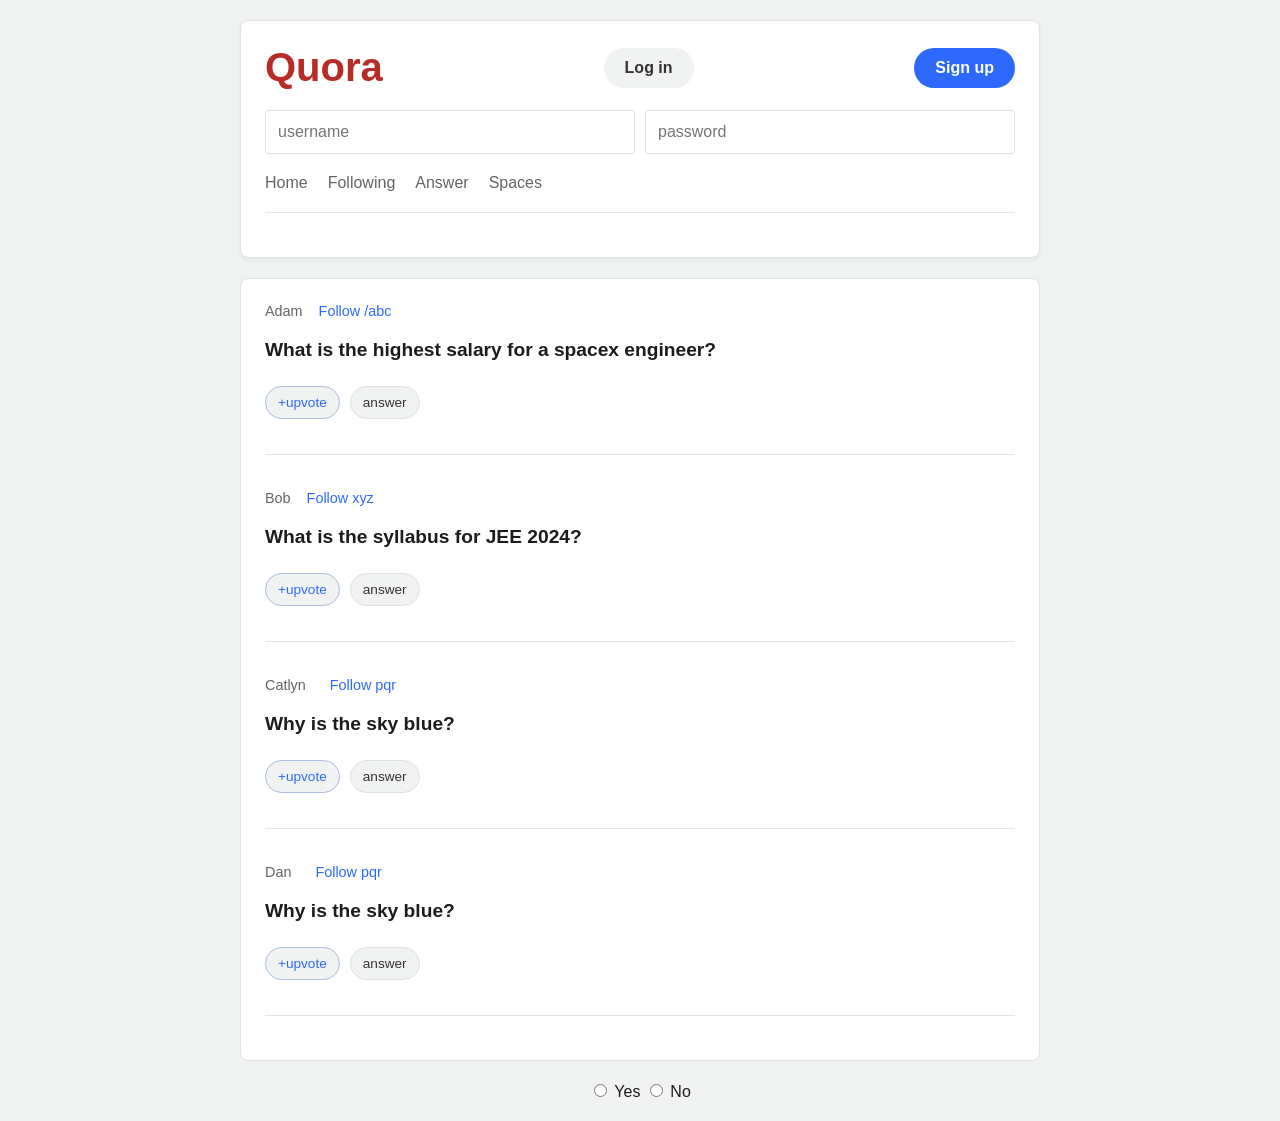
<file: index.html>
<!DOCTYPE html>
<html lang="en">
<head>
    <meta charset="UTF-8">
    <meta name="viewport" content="width=device-width, initial-scale=1.0">
    <title>Document</title>
    <link rel="stylesheet" href="styles.css">
</head>
<body>
    <header>
        <h1>Quora 
            <button id="login">Log in</button>
            <button id="signup">Sign up</button>
        </h1>
        <div>
            <input type="text" placeholder="username">
            <input type="password" placeholder="password">
        </div>
        <nav>
            <ul>
                <li><a href="/home">Home</a></li>
                <li><a href="/following">Following</a></li>
                <li><a href="/answer">Answer</a></li>
                <li><a href="/spaces">Spaces</a></li>
            </ul>
        </nav>
        <hr>
    </header>
    <main>
        <p>
        Adam &nbsp;&nbsp;
        <a class="follow" href="/adam">Follow /abc</a></span>
        </p>
        <h3>What is the highest salary for a spacex engineer?</h3>
        <span>
            <button class="upvote">+upvote</button>
            <button>answer</button>
        </span>
        <hr />

        <p>
        Bob &nbsp;&nbsp;
        <a class="follow" href="/bob">Follow xyz</a>
        </p>
        <h3>What is the syllabus for JEE 2024?</h3>
        <span>
            <button class="upvote">+upvote</button>
            <button>answer</button>
        </span>
        <hr />

        <p>
        Catlyn &nbsp;&nbsp;&nbsp;&nbsp;
        <a class="follow" href="/catlyn">Follow pqr</a>
        </p>
        <h3>Why is the sky blue?</h3>
        <span>
            <button class="upvote">+upvote</button>
            <button>answer</button>
        </span>
        <hr />

        <p>
            Dan &nbsp;&nbsp;&nbsp;&nbsp;
            <a class="follow" href="/dan">Follow pqr</a>
            </p>
            <h3>Why is the sky blue?</h3>
            <span>
                <button class="upvote">+upvote</button>
                <button>answer</button>
            </span>
            <hr />
    </main>
    <div>
        <input type="radio" id="yes" name="agreement">
        <label for="yes">Yes</label>
        <input type="radio" id="no" name="agreement">
        <label for="no">No</label>
    </div>
</body>
</html>
</file>
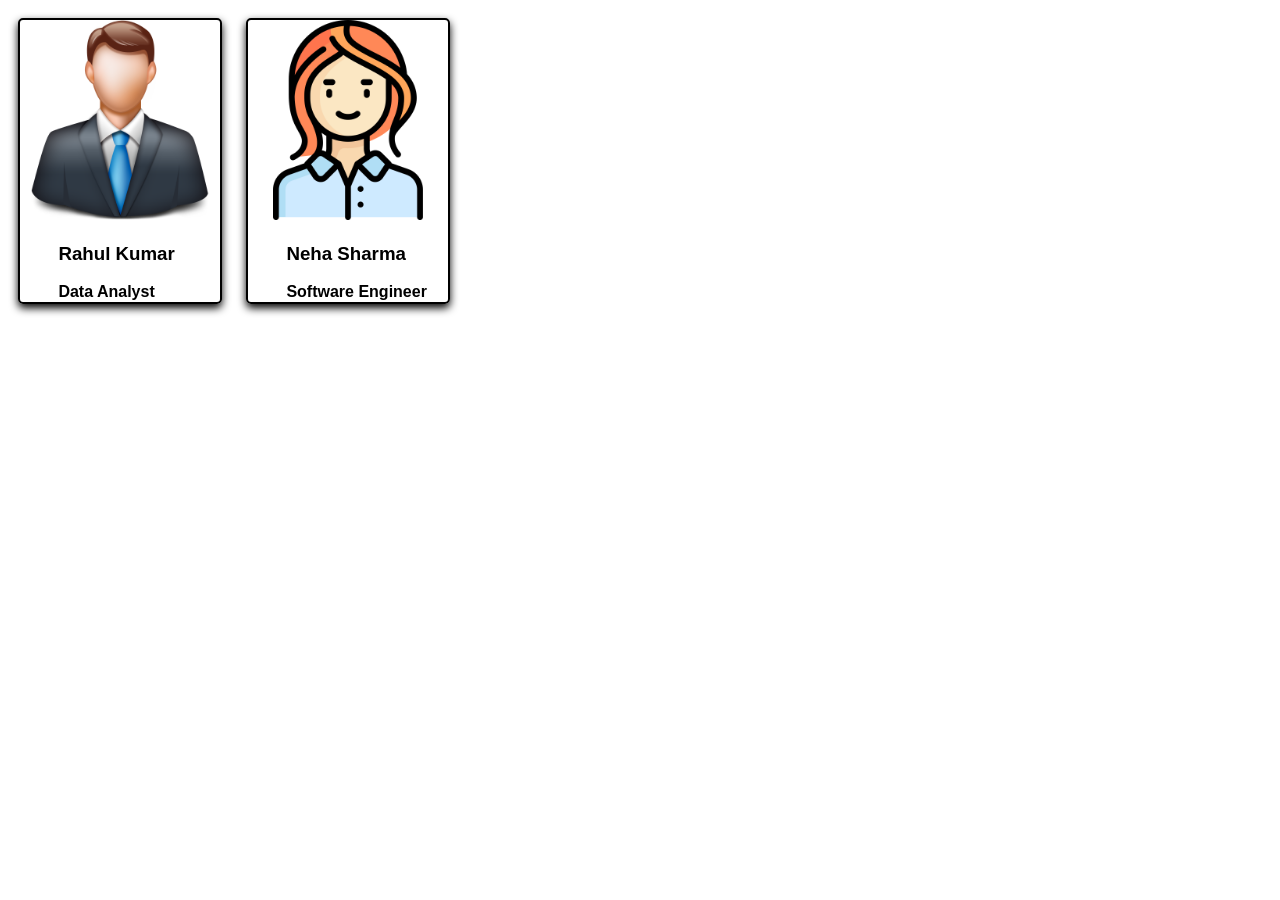
<file: index2.html>
<!DOCTYPE html>
<html lang="en">
<head>
    <meta charset="UTF-8">
    <meta name="viewport" content="width=device-width, initial-scale=1.0">
    <title>Document</title>
    <link rel="stylesheet" href="styles2.css">
</head>
<body>
  
 <div class="card">
    <img src="man.webp" alt="man" />
    <div class="desc">
        <h3>Rahul Kumar</h3>
        <p>Data Analyst</p>
    </div>
 </div>


   <div class="card">
    <img src="woman.png" alt="Woman"/>
    <div class="desc">
        <h3>Neha Sharma</h3>
        <p>Software Engineer</p>
    </div>
   </div>

</body>
</html>
</file>
<file: styles.css>
/* General Body Styles */
body {
    font-family: -apple-system, BlinkMacSystemFont, 'Segoe UI', Roboto, Helvetica, Arial, sans-serif;
    background-color: #f1f2f2;
    color: #1c1c1c;
    margin: 0;
    display: flex;
    flex-direction: column;
    align-items: center;
    padding: 20px;
}

/* Container for the main content */
header, main {
    width: 100%;
    max-width: 800px;
    background-color: #ffffff;
    border: 1px solid #dee2e6;
    border-radius: 8px;
    padding: 24px;
    box-sizing: border-box;
}

/* Header Styles */
header {
    margin-bottom: 20px;
    box-shadow: 0 2px 5px rgba(0,0,0,0.05);
}

header h1 {
    display: flex;
    align-items: center;
    justify-content: space-between;
    font-size: 2.5em;
    color: #b92b27; /* Quora's brand red */
    margin: 0 0 20px 0;
    font-weight: 700;
}

header h1 div {
    display: flex;
    gap: 10px;
}

header h1 button {
    font-size: 0.4em;
    padding: 10px 20px;
    border: 1px solid transparent;
    border-radius: 20px;
    cursor: pointer;
    font-weight: 600;
    transition: background-color 0.2s ease, color 0.2s ease;
}

#login {
    background-color: #f1f2f2;
    color: #333;
}

#login:hover {
    background-color: #e2e3e3;
}

#signup {
    background-color: #2e69ff;
    color: white;
}

#signup:hover {
    background-color: #1a58e8;
}

header > div {
    display: flex;
    gap: 10px;
    margin-bottom: 20px;
}

header input[type="text"],
header input[type="password"] {
    padding: 12px;
    border: 1px solid #dee2e6;
    border-radius: 4px;
    flex-grow: 1;
    font-size: 1rem;
}

header input:focus {
    outline: none;
    border-color: #2e69ff;
    box-shadow: 0 0 0 2px rgba(46, 105, 255, 0.2);
}

nav ul {
    list-style: none;
    padding: 0;
    margin: 0;
    display: flex;
    gap: 20px;
}

nav a {
    text-decoration: none;
    color: #636466;
    font-weight: 500;
    padding-bottom: 5px;
    border-bottom: 3px solid transparent;
    transition: color 0.2s, border-color 0.2s;
}

nav a:hover {
    color: #1c1c1c;
    border-bottom-color: #b92b27;
}

hr {
    border: none;
    border-top: 1px solid #e2e3e3;
    margin: 20px 0;
}

/* Main Content Styles */
main {
    display: flex;
    flex-direction: column;
    gap: 15px;
}

main p {
    margin: 0;
    font-size: 0.9rem;
    color: #636466;
}

main h3 {
    margin: 5px 0 10px 0;
    font-size: 1.2rem;
    font-weight: 600;
    color: #1c1c1c;
}

a.follow {
    text-decoration: none;
    color: #2e69ff;
    font-weight: 500;
}

a.follow:hover {
    text-decoration: underline;
}

main span {
    display: flex;
    gap: 10px;
}

main button {
    background-color: #f1f2f2;
    border: 1px solid #dee2e6;
    color: #333;
    padding: 8px 12px;
    border-radius: 20px;
    cursor: pointer;
    font-size: 0.85rem;
    font-weight: 500;
    transition: background-color 0.2s ease;
}

main button:hover {
    background-color: #e2e3e3;
}

main button.upvote {
    color: #2e69ff;
    border-color: #abbedf;
}

/* Final Radio Buttons */
body > div {
    margin-top: 20px;
}
</file>
<file: styles2.css>
.card {
    height: 200px;
    width: 200px;
    border: 2px solid rgb(0, 0, 0);
    display: inline-block;
    margin: 10px;
    padding-bottom: 6.5%;
    border-radius: 5px;
    box-shadow: 0px 4px 8px black;
}

img {
    width: 100%;
    
}
img:hover {
    transform: scale(1.1, 1.1);
    transition: 1s;
  
}
.card:hover {
    background-color: gold;
    box-shadow: 0px 8px 16px rgb(0, 0, 0);
}
h3, p {
    font-family: 'Gill Sans', 'Gill Sans MT', Calibri, 'Trebuchet MS', sans-serif;
    font-weight: 800;
    padding-left: 2.4rem;
}

p:hover {
    background-color: rgb(161, 67, 67);
    box-shadow: 0px 8px 16px rgb(0, 0, 0);
    border-radius: 4px;
    transform: scale(1.1,1.1);
    transition: 0.5s;
}
</file>
